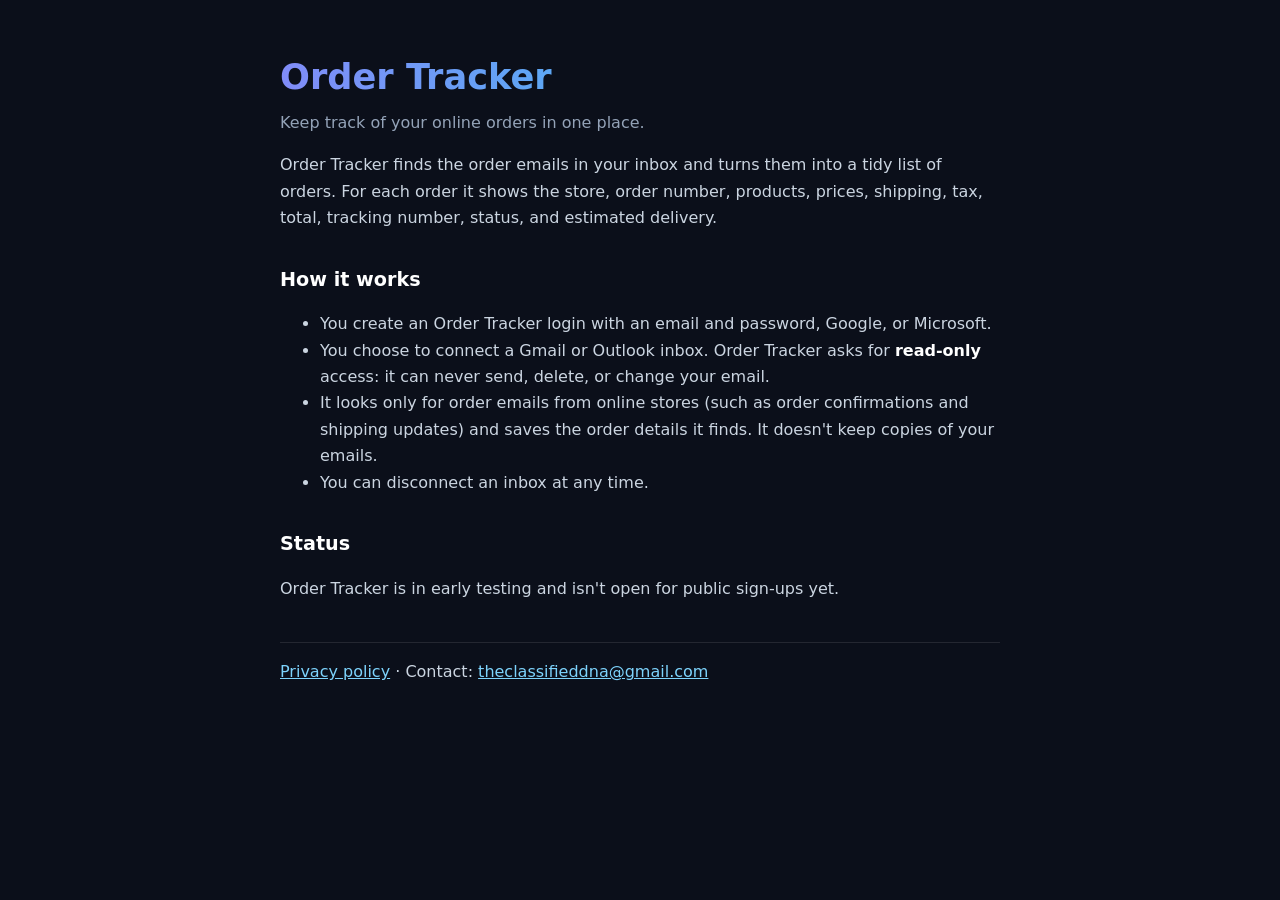
<file: index.html>
<!DOCTYPE html>
<html lang="en">
<head>
  <meta charset="utf-8">
  <meta name="viewport" content="width=device-width, initial-scale=1">
  <title>Order Tracker</title>
  <link rel="stylesheet" href="style.css">
</head>
<body>
  <main>
    <h1>Order Tracker</h1>
    <p class="lead">Keep track of your online orders in one place.</p>

    <p>Order Tracker finds the order emails in your inbox and turns them into a tidy list of orders. For each order it shows the store, order number, products, prices, shipping, tax, total, tracking number, status, and estimated delivery.</p>

    <h2>How it works</h2>
    <ul>
      <li>You create an Order Tracker login with an email and password, Google, or Microsoft.</li>
      <li>You choose to connect a Gmail or Outlook inbox. Order Tracker asks for <strong>read-only</strong> access: it can never send, delete, or change your email.</li>
      <li>It looks only for order emails from online stores (such as order confirmations and shipping updates) and saves the order details it finds. It doesn't keep copies of your emails.</li>
      <li>You can disconnect an inbox at any time.</li>
    </ul>

    <h2>Status</h2>
    <p>Order Tracker is in early testing and isn't open for public sign-ups yet.</p>

    <p class="links"><a href="privacy.html">Privacy policy</a> · Contact: <a href="mailto:theclassifieddna@gmail.com">theclassifieddna@gmail.com</a></p>
  </main>
</body>
</html>
</file>
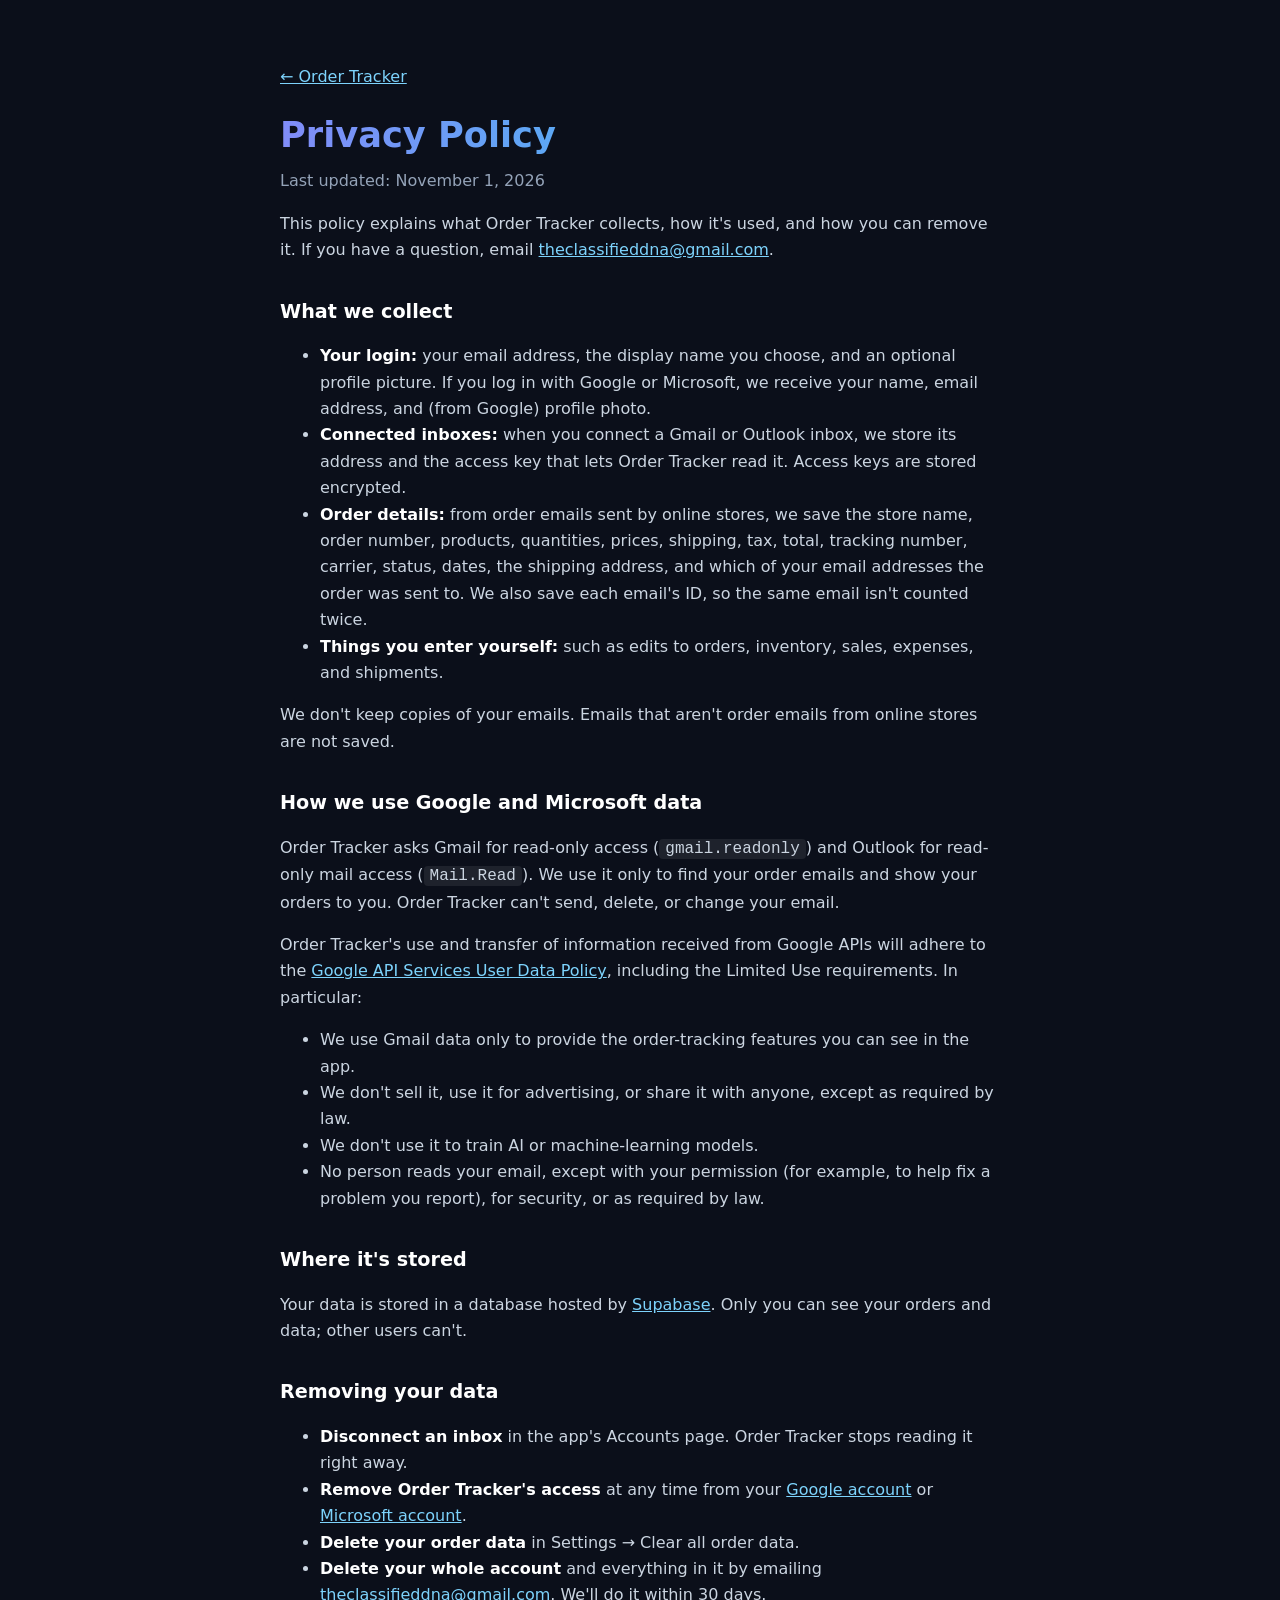
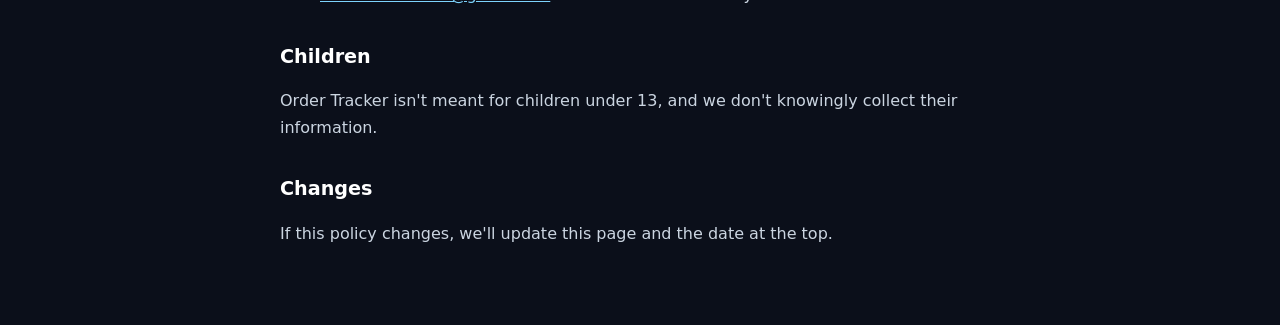
<file: privacy.html>
<!DOCTYPE html>
<html lang="en">
<head>
  <meta charset="utf-8">
  <meta name="viewport" content="width=device-width, initial-scale=1">
  <title>Privacy Policy · Order Tracker</title>
  <link rel="stylesheet" href="style.css">
</head>
<body>
  <main>
    <p><a href="index.html">← Order Tracker</a></p>
    <h1>Privacy Policy</h1>
    <p class="lead">Last updated: November 1, 2026</p>

    <p>This policy explains what Order Tracker collects, how it's used, and how you can remove it. If you have a question, email <a href="mailto:theclassifieddna@gmail.com">theclassifieddna@gmail.com</a>.</p>

    <h2>What we collect</h2>
    <ul>
      <li><strong>Your login:</strong> your email address, the display name you choose, and an optional profile picture. If you log in with Google or Microsoft, we receive your name, email address, and (from Google) profile photo.</li>
      <li><strong>Connected inboxes:</strong> when you connect a Gmail or Outlook inbox, we store its address and the access key that lets Order Tracker read it. Access keys are stored encrypted.</li>
      <li><strong>Order details:</strong> from order emails sent by online stores, we save the store name, order number, products, quantities, prices, shipping, tax, total, tracking number, carrier, status, dates, the shipping address, and which of your email addresses the order was sent to. We also save each email's ID, so the same email isn't counted twice.</li>
      <li><strong>Things you enter yourself:</strong> such as edits to orders, inventory, sales, expenses, and shipments.</li>
    </ul>
    <p>We don't keep copies of your emails. Emails that aren't order emails from online stores are not saved.</p>

    <h2>How we use Google and Microsoft data</h2>
    <p>Order Tracker asks Gmail for read-only access (<code>gmail.readonly</code>) and Outlook for read-only mail access (<code>Mail.Read</code>). We use it only to find your order emails and show your orders to you. Order Tracker can't send, delete, or change your email.</p>
    <p>Order Tracker's use and transfer of information received from Google APIs will adhere to the <a href="https://developers.google.com/terms/api-services-user-data-policy">Google API Services User Data Policy</a>, including the Limited Use requirements. In particular:</p>
    <ul>
      <li>We use Gmail data only to provide the order-tracking features you can see in the app.</li>
      <li>We don't sell it, use it for advertising, or share it with anyone, except as required by law.</li>
      <li>We don't use it to train AI or machine-learning models.</li>
      <li>No person reads your email, except with your permission (for example, to help fix a problem you report), for security, or as required by law.</li>
    </ul>

    <h2>Where it's stored</h2>
    <p>Your data is stored in a database hosted by <a href="https://supabase.com">Supabase</a>. Only you can see your orders and data; other users can't.</p>

    <h2>Removing your data</h2>
    <ul>
      <li><strong>Disconnect an inbox</strong> in the app's Accounts page. Order Tracker stops reading it right away.</li>
      <li><strong>Remove Order Tracker's access</strong> at any time from your <a href="https://myaccount.google.com/permissions">Google account</a> or <a href="https://account.microsoft.com/privacy/app-access">Microsoft account</a>.</li>
      <li><strong>Delete your order data</strong> in Settings → Clear all order data.</li>
      <li><strong>Delete your whole account</strong> and everything in it by emailing <a href="mailto:theclassifieddna@gmail.com">theclassifieddna@gmail.com</a>. We'll do it within 30 days.</li>
    </ul>

    <h2>Children</h2>
    <p>Order Tracker isn't meant for children under 13, and we don't knowingly collect their information.</p>

    <h2>Changes</h2>
    <p>If this policy changes, we'll update this page and the date at the top.</p>
  </main>
</body>
</html>
</file>
<file: style.css>
body {
  margin: 0;
  background: #0b0f1a;
  color: #cbd5e1;
  font: 16px/1.65 system-ui, -apple-system, "Segoe UI", sans-serif;
}
main {
  max-width: 720px;
  margin: 0 auto;
  padding: 48px 24px 64px;
}
h1 {
  margin: 0 0 4px;
  font-size: 2.2rem;
  background: linear-gradient(90deg, #818cf8, #22d3ee);
  -webkit-background-clip: text;
  background-clip: text;
  color: transparent;
}
h2 {
  margin-top: 2rem;
  color: #fff;
  font-size: 1.2rem;
}
.lead {
  margin-top: 0;
  color: #94a3b8;
}
strong {
  color: #fff;
}
a {
  color: #7dd3fc;
}
code {
  background: rgba(255, 255, 255, 0.08);
  padding: 1px 6px;
  border-radius: 4px;
}
.links {
  margin-top: 2.5rem;
  padding-top: 1rem;
  border-top: 1px solid rgba(255, 255, 255, 0.1);
}
</file>
